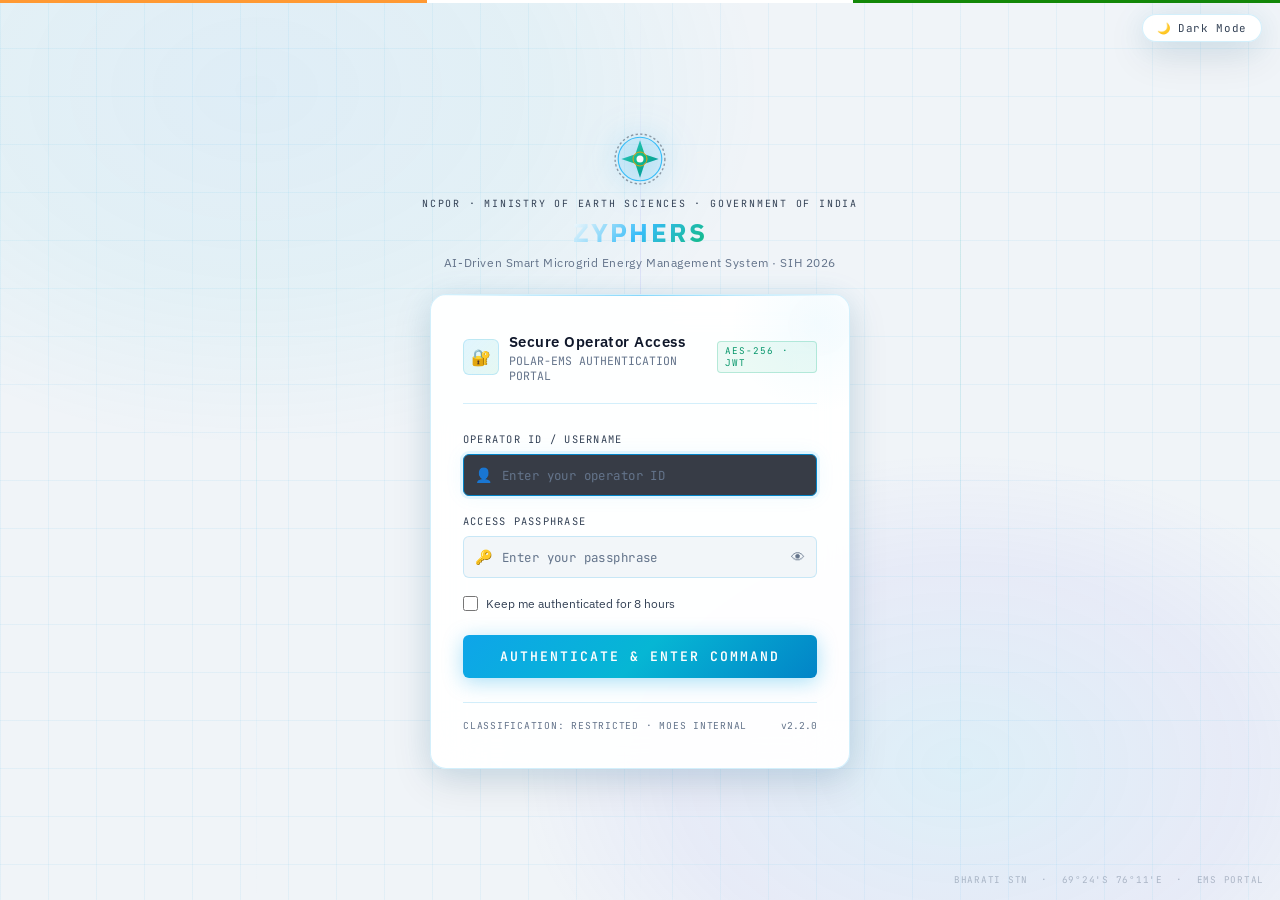
<file: frontend/login.html>
<!doctype html>
<html lang="en">
<head>
  <meta charset="UTF-8" />
  <meta name="viewport" content="width=device-width, initial-scale=1.0" />
  <meta name="theme-color" content="#f0f4f8" />
  <meta name="description" content="NCPOR Zyphers Polar EMS — Secure Operator Login" />
  <title>Zyphers · Secure Access | NCPOR Government of India</title>
  <link rel="preconnect" href="https://fonts.googleapis.com" />
  <link rel="preconnect" href="https://fonts.gstatic.com" crossorigin />
  <link href="https://fonts.googleapis.com/css2?family=IBM+Plex+Sans:wght@300;400;500;600;700&family=JetBrains+Mono:wght@400;500;600;700&family=Space+Grotesk:wght@400;500;600;700&display=swap" rel="stylesheet" />

  <style>
    *, *::before, *::after { box-sizing: border-box; margin: 0; padding: 0; }

    /* ── Light Mode (Default) ────────────────────────────────── */
    :root {
      --bg-void:        #f0f4f8;
      --bg-surface:     #e8eef5;
      --bg-card:        rgba(255, 255, 255, 0.95);
      --border-subtle:  rgba(14, 165, 233, 0.18);
      --border-glow:    rgba(14, 165, 233, 0.45);
      --accent-sky:     #0284c7;
      --accent-cyan:    #0891b2;
      --accent-aurora:  #059669;
      --accent-amber:   #d97706;
      --accent-rose:    #e11d48;
      --text-primary:   #0f172a;
      --text-secondary: #334155;
      --text-muted:     #64748b;
      --font-sans:      'IBM Plex Sans', 'Space Grotesk', sans-serif;
      --font-mono:      'JetBrains Mono', monospace;
      --radius-lg:      16px;
      --radius-md:      10px;
      --radius-sm:      6px;
      --shadow-card:    0 4px 32px rgba(14, 165, 233, 0.10), 0 12px 40px rgba(15,23,42,0.12);
      --shadow-glow:    0 0 24px rgba(14, 165, 233, 0.18);
    }

    /* ── Dark Mode ───────────────────────────────────────────── */
    [data-theme="dark"] {
      --bg-void:        #060c18;
      --bg-surface:     #0d1626;
      --bg-card:        rgba(13, 22, 38, 0.85);
      --border-subtle:  rgba(56, 189, 248, 0.14);
      --border-glow:    rgba(56, 189, 248, 0.45);
      --accent-sky:     #38bdf8;
      --accent-cyan:    #06b6d4;
      --accent-aurora:  #10b981;
      --accent-amber:   #f59e0b;
      --accent-rose:    #f43f5e;
      --text-primary:   #f8fafc;
      --text-secondary: #94a3b8;
      --text-muted:     #475569;
      --shadow-card:    0 0 60px rgba(56, 189, 248, 0.06), 0 24px 48px rgba(0,0,0,0.6);
      --shadow-glow:    0 0 24px rgba(56, 189, 248, 0.25), 0 0 80px rgba(56, 189, 248, 0.08);
    }

    html, body {
      min-height: 100%;
      height: auto;
      font-family: var(--font-sans);
      background: var(--bg-void);
      color: var(--text-primary);
      overflow-x: hidden;
      overflow-y: auto;
      transition: background 0.3s ease, color 0.3s ease;
    }

    /* ── Theme Toggle Button ─────────────────────────────────── */
    .theme-toggle-btn {
      position: fixed;
      top: 14px;
      right: 18px;
      z-index: 200;
      background: var(--bg-card);
      border: 1px solid var(--border-subtle);
      border-radius: 20px;
      padding: 6px 14px;
      font-family: var(--font-mono);
      font-size: 0.68rem;
      color: var(--text-secondary);
      cursor: pointer;
      display: flex;
      align-items: center;
      gap: 6px;
      transition: all 0.2s ease;
      box-shadow: var(--shadow-card);
      letter-spacing: 0.06em;
    }
    .theme-toggle-btn:hover {
      border-color: var(--accent-sky);
      color: var(--accent-sky);
      transform: translateY(-1px);
    }

    /* ── Aurora Background ─────────────────────────────────── */
    .aurora-bg {
      position: fixed;
      inset: 0;
      z-index: 0;
      overflow: hidden;
    }

    .aurora-bg::before {
      content: '';
      position: absolute;
      top: -30%;
      left: -20%;
      width: 80%;
      height: 80%;
      background: radial-gradient(ellipse at center,
        rgba(14, 165, 233, 0.08) 0%,
        rgba(6, 182, 212, 0.05) 40%,
        transparent 70%);
      animation: aurora-drift-1 18s ease-in-out infinite alternate;
      border-radius: 50%;
    }
    [data-theme="dark"] .aurora-bg::before {
      background: radial-gradient(ellipse at center,
        rgba(16, 185, 129, 0.12) 0%,
        rgba(6, 182, 212, 0.08) 40%,
        transparent 70%);
    }

    .aurora-bg::after {
      content: '';
      position: absolute;
      bottom: -20%;
      right: -10%;
      width: 70%;
      height: 70%;
      background: radial-gradient(ellipse at center,
        rgba(56, 189, 248, 0.10) 0%,
        rgba(99, 102, 241, 0.06) 45%,
        transparent 70%);
      animation: aurora-drift-2 22s ease-in-out infinite alternate;
      border-radius: 50%;
    }

    .aurora-ray {
      position: absolute;
      top: 0;
      left: 20%;
      width: 1px;
      height: 100%;
      background: linear-gradient(to bottom,
        transparent 0%,
        rgba(16, 185, 129, 0.15) 30%,
        rgba(56, 189, 248, 0.10) 60%,
        transparent 100%);
      animation: aurora-ray 8s ease-in-out infinite;
      transform-origin: top center;
    }

    .aurora-ray:nth-child(2) {
      left: 50%;
      animation-delay: 3s;
      background: linear-gradient(to bottom,
        transparent 0%,
        rgba(99, 102, 241, 0.12) 30%,
        rgba(56, 189, 248, 0.08) 60%,
        transparent 100%);
    }

    .aurora-ray:nth-child(3) {
      left: 75%;
      animation-delay: 6s;
      background: linear-gradient(to bottom,
        transparent 0%,
        rgba(16, 185, 129, 0.10) 30%,
        rgba(6, 182, 212, 0.07) 60%,
        transparent 100%);
    }

    /* Star field - hidden in light mode, visible in dark */
    .stars {
      position: absolute;
      inset: 0;
      opacity: 0;
      background-image:
        radial-gradient(1px 1px at 15% 20%, rgba(248,250,252,0.6) 0%, transparent 100%),
        radial-gradient(1px 1px at 45% 8%, rgba(248,250,252,0.4) 0%, transparent 100%),
        radial-gradient(1.5px 1.5px at 70% 15%, rgba(56,189,248,0.7) 0%, transparent 100%),
        radial-gradient(1px 1px at 85% 30%, rgba(248,250,252,0.5) 0%, transparent 100%),
        radial-gradient(1px 1px at 25% 60%, rgba(248,250,252,0.3) 0%, transparent 100%),
        radial-gradient(1.5px 1.5px at 60% 70%, rgba(16,185,129,0.5) 0%, transparent 100%),
        radial-gradient(1px 1px at 90% 75%, rgba(248,250,252,0.4) 0%, transparent 100%),
        radial-gradient(1px 1px at 10% 85%, rgba(56,189,248,0.4) 0%, transparent 100%),
        radial-gradient(1px 1px at 38% 92%, rgba(248,250,252,0.3) 0%, transparent 100%);
      animation: star-twinkle 4s ease-in-out infinite alternate;
      transition: opacity 0.4s;
    }
    [data-theme="dark"] .stars {
      opacity: 1;
    }

    @keyframes aurora-drift-1 {
      0%   { transform: translate(0, 0) scale(1); }
      100% { transform: translate(8%, 5%) scale(1.15); }
    }
    @keyframes aurora-drift-2 {
      0%   { transform: translate(0, 0) scale(1); }
      100% { transform: translate(-6%, -8%) scale(1.12); }
    }
    @keyframes aurora-ray {
      0%   { opacity: 0.4; transform: skewX(-2deg); }
      50%  { opacity: 0.9; transform: skewX(2deg); }
      100% { opacity: 0.4; transform: skewX(-2deg); }
    }
    @keyframes star-twinkle {
      0%   { opacity: 0.7; }
      100% { opacity: 1; }
    }

    /* ── Top tricolor band ─────────────────────────────────── */
    .national-band {
      position: fixed;
      top: 0; left: 0; right: 0;
      height: 3px;
      display: flex;
      z-index: 100;
    }
    .saffron-stripe { flex: 1; background: #FF9933; }
    .white-stripe   { flex: 1; background: #ffffff; }
    .green-stripe   { flex: 1; background: #138808; }

    /* ── Grid lines ─────────────────────────────────────────── */
    .grid-overlay {
      position: fixed;
      inset: 0;
      z-index: 1;
      background-image:
        linear-gradient(rgba(14,165,233,0.06) 1px, transparent 1px),
        linear-gradient(90deg, rgba(14,165,233,0.06) 1px, transparent 1px);
      background-size: 48px 48px;
      pointer-events: none;
    }
    [data-theme="dark"] .grid-overlay {
      background-image:
        linear-gradient(rgba(56,189,248,0.025) 1px, transparent 1px),
        linear-gradient(90deg, rgba(56,189,248,0.025) 1px, transparent 1px);
    }

    /* ── Centered Layout ────────────────────────────────────── */
    .login-wrapper {
      position: relative;
      z-index: 10;
      height: 100vh;
      display: flex;
      flex-direction: column;
      align-items: center;
      justify-content: center;
      padding: 20px;
      gap: 24px;
    }

    /* ── Agency Branding ────────────────────────────────────── */
    .agency-header {
      text-align: center;
      display: flex;
      flex-direction: column;
      align-items: center;
      gap: 10px;
    }

    .emblem-svg {
      width: 56px;
      height: 56px;
      filter: drop-shadow(0 0 16px rgba(56,189,248,0.6));
      animation: emblem-pulse 3s ease-in-out infinite;
    }

    @keyframes emblem-pulse {
      0%, 100% { filter: drop-shadow(0 0 14px rgba(56,189,248,0.5)); }
      50%       { filter: drop-shadow(0 0 26px rgba(56,189,248,0.9)); }
    }

    .agency-name {
      font-family: var(--font-mono);
      font-size: 0.62rem;
      letter-spacing: 0.18em;
      color: var(--text-secondary);
      text-transform: uppercase;
    }

    .system-name {
      font-family: var(--font-sans);
      font-size: 1.6rem;
      font-weight: 700;
      letter-spacing: 0.08em;
      background: linear-gradient(135deg, #f8fafc 0%, #38bdf8 50%, #10b981 100%);
      -webkit-background-clip: text;
      -webkit-text-fill-color: transparent;
      background-clip: text;
      line-height: 1;
    }

    .system-sub {
      font-size: 0.72rem;
      color: var(--text-muted);
      letter-spacing: 0.05em;
    }

    /* ── Card ───────────────────────────────────────────────── */
    .login-card {
      width: 100%;
      max-width: 420px;
      background: var(--bg-card);
      border: 1px solid var(--border-subtle);
      border-radius: var(--radius-lg);
      backdrop-filter: blur(24px) saturate(180%);
      -webkit-backdrop-filter: blur(24px) saturate(180%);
      box-shadow: var(--shadow-card);
      padding: 36px 32px;
      position: relative;
      overflow: hidden;
      transition: box-shadow 0.3s ease;
    }

    .login-card::before {
      content: '';
      position: absolute;
      top: 0; left: 0; right: 0;
      height: 1px;
      background: linear-gradient(90deg,
        transparent 0%,
        rgba(56,189,248,0.6) 50%,
        transparent 100%);
    }

    .login-card::after {
      content: '';
      position: absolute;
      top: -60px; right: -60px;
      width: 180px;
      height: 180px;
      background: radial-gradient(circle, rgba(56,189,248,0.06) 0%, transparent 70%);
      border-radius: 50%;
      pointer-events: none;
    }

    /* ── Card Header ────────────────────────────────────────── */
    .card-header {
      display: flex;
      align-items: center;
      gap: 10px;
      margin-bottom: 28px;
      padding-bottom: 20px;
      border-bottom: 1px solid var(--border-subtle);
    }

    .security-icon {
      width: 36px;
      height: 36px;
      background: linear-gradient(135deg, rgba(56,189,248,0.15), rgba(16,185,129,0.10));
      border: 1px solid var(--border-subtle);
      border-radius: var(--radius-sm);
      display: flex;
      align-items: center;
      justify-content: center;
      font-size: 16px;
      flex-shrink: 0;
    }

    .card-title-group h2 {
      font-size: 0.95rem;
      font-weight: 600;
      color: var(--text-primary);
      letter-spacing: 0.03em;
    }

    .card-title-group p {
      font-size: 0.72rem;
      color: var(--text-muted);
      font-family: var(--font-mono);
      margin-top: 2px;
    }

    .secure-badge {
      margin-left: auto;
      font-family: var(--font-mono);
      font-size: 0.58rem;
      letter-spacing: 0.12em;
      color: var(--accent-aurora);
      background: rgba(16,185,129,0.08);
      border: 1px solid rgba(16,185,129,0.25);
      border-radius: 4px;
      padding: 3px 7px;
    }

    /* ── Form ───────────────────────────────────────────────── */
    .form-group {
      margin-bottom: 18px;
    }

    .form-label {
      display: block;
      font-family: var(--font-mono);
      font-size: 0.65rem;
      letter-spacing: 0.12em;
      color: var(--text-secondary);
      text-transform: uppercase;
      margin-bottom: 8px;
    }

    .input-wrapper {
      position: relative;
      display: flex;
      align-items: center;
    }

    .input-icon {
      position: absolute;
      left: 12px;
      font-size: 14px;
      color: var(--text-muted);
      pointer-events: none;
      transition: color 0.2s;
    }

    .form-input {
      width: 100%;
      background: rgba(241, 245, 249, 0.9);
      border: 1px solid var(--border-subtle);
      border-radius: var(--radius-sm);
      color: var(--text-primary);
      font-family: var(--font-mono);
      font-size: 0.88rem;
      padding: 11px 44px 11px 38px;
      outline: none;
      transition: border-color 0.2s, box-shadow 0.2s, background 0.2s;
      letter-spacing: 0.03em;
    }
    [data-theme="dark"] .form-input {
      background: rgba(6, 12, 24, 0.6);
    }

    .form-input::placeholder {
      color: var(--text-muted);
      font-size: 0.78rem;
    }

    .form-input:focus {
      border-color: var(--accent-sky);
      box-shadow: 0 0 0 3px rgba(56,189,248,0.12), 0 0 20px rgba(56,189,248,0.08);
      background: rgba(6, 12, 24, 0.8);
    }

    .form-input:focus ~ .input-icon-right,
    .form-input:focus + .input-icon {
      color: var(--accent-sky);
    }

    .input-wrapper:focus-within .input-icon {
      color: var(--accent-sky);
    }

    .input-icon-right {
      position: absolute;
      right: 12px;
      font-size: 14px;
      color: var(--text-muted);
      cursor: pointer;
      user-select: none;
      transition: color 0.2s;
      background: none;
      border: none;
      padding: 0;
    }

    .input-icon-right:hover { color: var(--accent-sky); }

    /* Error state */
    .form-input.error {
      border-color: var(--accent-rose);
      box-shadow: 0 0 0 3px rgba(244,63,94,0.12);
      animation: shake 0.4s cubic-bezier(0.36, 0.07, 0.19, 0.97);
    }

    @keyframes shake {
      0%,100% { transform: translateX(0); }
      15%      { transform: translateX(-6px); }
      30%      { transform: translateX(6px); }
      45%      { transform: translateX(-4px); }
      60%      { transform: translateX(4px); }
      75%      { transform: translateX(-2px); }
    }

    /* ── Remember Me ────────────────────────────────────────── */
    .remember-row {
      display: flex;
      align-items: center;
      gap: 8px;
      margin-bottom: 24px;
    }

    .remember-row input[type="checkbox"] {
      width: 15px;
      height: 15px;
      accent-color: var(--accent-sky);
      cursor: pointer;
    }

    .remember-row label {
      font-size: 0.75rem;
      color: var(--text-secondary);
      cursor: pointer;
      user-select: none;
    }

    /* ── Login Button ────────────────────────────────────────── */
    .login-btn {
      width: 100%;
      padding: 13px 20px;
      background: linear-gradient(135deg, #0ea5e9 0%, #06b6d4 50%, #0284c7 100%);
      border: none;
      border-radius: var(--radius-sm);
      color: #ffffff;
      font-family: var(--font-mono);
      font-size: 0.82rem;
      font-weight: 600;
      letter-spacing: 0.15em;
      text-transform: uppercase;
      cursor: pointer;
      position: relative;
      overflow: hidden;
      transition: transform 0.15s, box-shadow 0.2s, opacity 0.2s;
      box-shadow: 0 4px 20px rgba(14,165,233,0.35);
    }

    .login-btn::before {
      content: '';
      position: absolute;
      top: 0; left: -100%;
      width: 100%; height: 100%;
      background: linear-gradient(90deg, transparent, rgba(255,255,255,0.15), transparent);
      transition: left 0.4s ease;
    }

    .login-btn:hover::before { left: 100%; }
    .login-btn:hover {
      transform: translateY(-1px);
      box-shadow: 0 8px 32px rgba(14,165,233,0.5), 0 0 60px rgba(56,189,248,0.15);
    }
    .login-btn:active { transform: translateY(0); }

    .login-btn:disabled {
      opacity: 0.55;
      cursor: not-allowed;
      transform: none;
    }

    .btn-inner {
      display: flex;
      align-items: center;
      justify-content: center;
      gap: 8px;
    }

    .btn-spinner {
      width: 14px;
      height: 14px;
      border: 2px solid rgba(255,255,255,0.3);
      border-top-color: #fff;
      border-radius: 50%;
      animation: spin 0.7s linear infinite;
      display: none;
    }

    @keyframes spin {
      to { transform: rotate(360deg); }
    }

    /* ── Error Alert ────────────────────────────────────────── */
    .error-alert {
      display: none;
      align-items: flex-start;
      gap: 10px;
      background: rgba(244, 63, 94, 0.08);
      border: 1px solid rgba(244, 63, 94, 0.28);
      border-radius: var(--radius-sm);
      padding: 12px 14px;
      margin-bottom: 18px;
      animation: fade-in 0.25s ease;
    }

    .error-alert.visible { display: flex; }

    .error-icon { font-size: 15px; flex-shrink: 0; margin-top: 1px; }

    .error-text {
      font-size: 0.78rem;
      color: #fda4af;
      line-height: 1.4;
    }

    @keyframes fade-in {
      from { opacity: 0; transform: translateY(-4px); }
      to   { opacity: 1; transform: translateY(0); }
    }

    /* ── Success Alert ────────────────────────────────────────── */
    .success-alert {
      display: none;
      align-items: center;
      gap: 10px;
      background: rgba(16, 185, 129, 0.08);
      border: 1px solid rgba(16, 185, 129, 0.28);
      border-radius: var(--radius-sm);
      padding: 12px 14px;
      margin-bottom: 18px;
      animation: fade-in 0.25s ease;
    }

    .success-alert.visible { display: flex; }

    .success-text {
      font-size: 0.78rem;
      color: #6ee7b7;
    }

    /* ── Card Footer ────────────────────────────────────────── */
    .card-footer {
      margin-top: 24px;
      padding-top: 16px;
      border-top: 1px solid var(--border-subtle);
      display: flex;
      align-items: center;
      justify-content: space-between;
      gap: 10px;
    }

    .footer-info {
      font-family: var(--font-mono);
      font-size: 0.60rem;
      color: var(--text-muted);
      letter-spacing: 0.08em;
    }

    .footer-version {
      font-family: var(--font-mono);
      font-size: 0.60rem;
      color: var(--text-muted);
    }

    /* ── Bottom watermark (hidden) ─────────────────────────────── */
    .watermark {
      display: none;
    }

    /* ── Corner coordinates ───────────────────────────────────── */
    .corner-coords {
      position: fixed;
      bottom: 14px;
      right: 16px;
      font-family: var(--font-mono);
      font-size: 0.58rem;
      color: var(--text-muted);
      letter-spacing: 0.08em;
      opacity: 0.45;
      z-index: 20;
    }

    /* ── Already logged in redirect overlay ──────────────────── */
    .redirect-overlay {
      display: none;
      position: fixed;
      inset: 0;
      background: var(--bg-void);
      z-index: 999;
      align-items: center;
      justify-content: center;
      flex-direction: column;
      gap: 16px;
    }

    .redirect-overlay.visible {
      display: flex;
    }

    .redirect-spinner {
      width: 40px;
      height: 40px;
      border: 3px solid rgba(56,189,248,0.2);
      border-top-color: var(--accent-sky);
      border-radius: 50%;
      animation: spin 0.8s linear infinite;
    }

    .redirect-text {
      font-family: var(--font-mono);
      font-size: 0.78rem;
      color: var(--text-secondary);
      letter-spacing: 0.10em;
    }

    /* ══════════════════════════════════════════════════════════
       RESPONSIVE — MOBILE & TABLET
       ══════════════════════════════════════════════════════════ */

    /* Tablet (≤768px) */
    @media (max-width: 768px) {
      .login-wrapper {
        padding: 24px 16px;
        gap: 18px;
        justify-content: flex-start;
        padding-top: 48px;   /* room for theme toggle */
      }
      .login-card {
        padding: 28px 22px;
        max-width: 100%;
      }
      .system-name {
        font-size: 1.4rem;
      }
      .agency-name {
        font-size: 0.58rem;
        letter-spacing: 0.12em;
      }
      .theme-toggle-btn {
        top: 8px;
        right: 10px;
        padding: 5px 10px;
        font-size: 0.62rem;
      }
    }

    /* Large phone (≤480px) */
    @media (max-width: 480px) {
      .login-wrapper {
        padding: 18px 12px;
        padding-top: 44px;
        gap: 14px;
      }
      .emblem-svg {
        width: 44px;
        height: 44px;
      }
      .system-name {
        font-size: 1.25rem;
      }
      .system-sub {
        font-size: 0.65rem;
      }
      .login-card {
        padding: 22px 16px;
        border-radius: var(--radius-md);
      }
      .card-header {
        margin-bottom: 20px;
        padding-bottom: 14px;
        gap: 8px;
      }
      .card-title-group h2 {
        font-size: 0.88rem;
      }
      .card-title-group p {
        font-size: 0.65rem;
      }
      .secure-badge {
        display: none;   /* reclaim horizontal space */
      }
      .form-input {
        font-size: 0.82rem;
        padding: 10px 38px 10px 34px;
      }
      .form-label {
        font-size: 0.60rem;
      }
      .login-btn {
        padding: 12px 16px;
        font-size: 0.75rem;
      }
      .card-footer {
        flex-direction: column;
        align-items: flex-start;
        gap: 4px;
      }
      .remember-row {
        margin-bottom: 18px;
      }
    }

    /* Small phone (≤360px) */
    @media (max-width: 360px) {
      .login-wrapper {
        padding: 14px 10px;
        padding-top: 40px;
      }
      .login-card {
        padding: 18px 12px;
      }
      .emblem-svg {
        width: 38px;
        height: 38px;
      }
      .system-name {
        font-size: 1.1rem;
      }
      .agency-header {
        gap: 6px;
      }
    }
  </style>
</head>
<body>

  <!-- Theme Toggle Button -->
  <button class="theme-toggle-btn" id="loginThemeToggle" type="button" title="Toggle Light / Dark mode">
    <span id="loginThemeIcon">🌙</span>
    <span id="loginThemeLabel">Dark Mode</span>
  </button>

  <!-- Redirect overlay shown while navigating to dashboard -->
  <div class="redirect-overlay" id="redirectOverlay">
    <div class="redirect-spinner"></div>
    <div class="redirect-text">AUTHENTICATING · LOADING OPERATIONS CONSOLE…</div>
  </div>

  <!-- Top tricolor -->
  <div class="national-band" aria-hidden="true">
    <div class="saffron-stripe"></div>
    <div class="white-stripe"></div>
    <div class="green-stripe"></div>
  </div>

  <!-- Aurora background -->
  <div class="aurora-bg" aria-hidden="true">
    <div class="stars"></div>
    <div class="aurora-ray"></div>
    <div class="aurora-ray"></div>
    <div class="aurora-ray"></div>
  </div>

  <!-- Grid overlay -->
  <div class="grid-overlay" aria-hidden="true"></div>

  <!-- Main login layout -->
  <main class="login-wrapper" role="main">

    <!-- Agency branding -->
    <div class="agency-header">
      <svg viewBox="0 0 72 72" class="emblem-svg" aria-hidden="true">
        <circle cx="36" cy="36" r="32" fill="none" stroke="currentColor" stroke-width="1.8"
                stroke-dasharray="3 3" opacity="0.4"/>
        <circle cx="36" cy="36" r="28" fill="rgba(14,165,233,0.08)" stroke="#38bdf8" stroke-width="1.5"/>
        <polygon points="36,12 42,30 60,36 42,42 36,60 30,42 12,36 30,30" fill="url(#loginAurora)" />
        <circle cx="36" cy="36" r="4.5" fill="#f8fafc"/>
        <circle cx="36" cy="36" r="9" fill="none" stroke="#f59e0b" stroke-width="1.2"/>
        <defs>
          <linearGradient id="loginAurora" x1="0%" y1="0%" x2="100%" y2="100%">
            <stop offset="0%"   stop-color="#38bdf8" />
            <stop offset="50%"  stop-color="#10b981" />
            <stop offset="100%" stop-color="#0284c7" />
          </linearGradient>
        </defs>
      </svg>
      <div class="agency-name">NCPOR · Ministry of Earth Sciences · Government of India</div>
      <div class="system-name">ZYPHERS</div>
      <div class="system-sub">AI-Driven Smart Microgrid Energy Management System · SIH 2026</div>
    </div>

    <!-- Login card -->
    <div class="login-card" role="region" aria-label="Login form">

      <div class="card-header">
        <div class="security-icon" aria-hidden="true">🔐</div>
        <div class="card-title-group">
          <h2>Secure Operator Access</h2>
          <p>POLAR-EMS AUTHENTICATION PORTAL</p>
        </div>
        <span class="secure-badge">AES-256 · JWT</span>
      </div>

      <!-- Error alert -->
      <div class="error-alert" id="errorAlert" role="alert" aria-live="assertive">
        <span class="error-icon">⚠</span>
        <span class="error-text" id="errorText">Invalid credentials. Please try again.</span>
      </div>

      <!-- Success alert -->
      <div class="success-alert" id="successAlert" role="status" aria-live="polite">
        <span class="error-icon">✅</span>
        <span class="success-text">Authentication successful. Redirecting to operations console…</span>
      </div>

      <form id="loginForm" novalidate>
        <!-- Username -->
        <div class="form-group">
          <label class="form-label" for="username">Operator ID / Username</label>
          <div class="input-wrapper">
            <span class="input-icon" aria-hidden="true">👤</span>
            <input
              type="text"
              id="username"
              name="username"
              class="form-input"
              placeholder="Enter your operator ID"
              autocomplete="username"
              spellcheck="false"
              required
              aria-required="true"
            />
          </div>
        </div>

        <!-- Password -->
        <div class="form-group">
          <label class="form-label" for="password">Access Passphrase</label>
          <div class="input-wrapper">
            <span class="input-icon" aria-hidden="true">🔑</span>
            <input
              type="password"
              id="password"
              name="password"
              class="form-input"
              placeholder="Enter your passphrase"
              autocomplete="current-password"
              required
              aria-required="true"
            />
            <button
              type="button"
              class="input-icon-right"
              id="togglePassword"
              title="Show / hide passphrase"
              aria-label="Toggle password visibility"
            >👁</button>
          </div>
        </div>

        <!-- Remember me -->
        <div class="remember-row">
          <input type="checkbox" id="rememberMe" name="rememberMe" />
          <label for="rememberMe">Keep me authenticated for 8 hours</label>
        </div>

        <!-- Submit -->
        <button type="submit" class="login-btn" id="loginBtn">
          <div class="btn-inner">
            <div class="btn-spinner" id="btnSpinner"></div>
            <span id="btnText">AUTHENTICATE &amp; ENTER COMMAND</span>
          </div>
        </button>
      </form>

      <div class="card-footer">
        <span class="footer-info">CLASSIFICATION: RESTRICTED · MOES INTERNAL</span>
        <span class="footer-version">v2.2.0</span>
      </div>
    </div>

    <!-- watermark hidden for security -->
  </main>

  <!-- Bottom coordinates watermark -->
  <div class="corner-coords" aria-hidden="true">
    BHARATI STN &nbsp;·&nbsp; 69°24'S 76°11'E &nbsp;·&nbsp; EMS PORTAL
  </div>

  <script>
    // ─── API Base URL (mirrors logic from script.js) ────────────────────
    const RENDER_BACKEND = "https://zyphers.onrender.com";
    const isVercel = window.location.hostname.includes("vercel.app");
    const isLocalhost = ["localhost", "127.0.0.1"].includes(window.location.hostname);
    const API_BASE = window.ENERGY_API_BASE ||
      (isVercel ? RENDER_BACKEND :
      (isLocalhost ? `http://${window.location.hostname}:8000` :
      window.location.origin));

    const TOKEN_KEY = "zyphers_token";
    const USER_KEY  = "zyphers_user";

    // ─── Theme toggle (login page) ───────────────────────────────────────
    (function initLoginTheme() {
      // Restore saved preference, default to light
      const saved = localStorage.getItem('zyphers_login_theme') || 'light';
      if (saved === 'dark') {
        document.documentElement.setAttribute('data-theme', 'dark');
        document.getElementById('loginThemeIcon').textContent  = '☀️';
        document.getElementById('loginThemeLabel').textContent = 'Light Mode';
      }
    })();

    document.getElementById('loginThemeToggle').addEventListener('click', () => {
      const isDark = document.documentElement.getAttribute('data-theme') === 'dark';
      const next   = isDark ? 'light' : 'dark';
      document.documentElement.setAttribute('data-theme', next);
      localStorage.setItem('zyphers_login_theme', next);
      document.getElementById('loginThemeIcon').textContent  = isDark ? '🌙' : '☀️';
      document.getElementById('loginThemeLabel').textContent = isDark ? 'Dark Mode' : 'Light Mode';
    });

    // ─── If already logged in, skip to dashboard ────────────────────────
    (function checkExistingToken() {
      const token = localStorage.getItem(TOKEN_KEY);
      if (token) {
        showRedirectOverlay();
        window.location.href = "index.html";
      }
    })();

    function showRedirectOverlay() {
      document.getElementById("redirectOverlay").classList.add("visible");
    }

    // ─── Toggle password visibility ──────────────────────────────────────
    const passwordInput  = document.getElementById("password");
    const togglePassword = document.getElementById("togglePassword");

    togglePassword.addEventListener("click", () => {
      const isHidden = passwordInput.type === "password";
      passwordInput.type = isHidden ? "text" : "password";
      togglePassword.textContent = isHidden ? "🙈" : "👁";
    });

    // ─── Show / hide alerts ──────────────────────────────────────────────
    function showError(msg) {
      const el = document.getElementById("errorAlert");
      document.getElementById("errorText").textContent = msg;
      el.classList.add("visible");
      document.getElementById("successAlert").classList.remove("visible");
      ["username", "password"].forEach(id => {
        const inp = document.getElementById(id);
        inp.classList.add("error");
        inp.addEventListener("input", () => inp.classList.remove("error"), { once: true });
      });
    }

    function showSuccess() {
      document.getElementById("successAlert").classList.add("visible");
      document.getElementById("errorAlert").classList.remove("visible");
    }

    function clearAlerts() {
      document.getElementById("errorAlert").classList.remove("visible");
      document.getElementById("successAlert").classList.remove("visible");
    }

    // ─── Set button loading state ────────────────────────────────────────
    function setLoading(loading) {
      const btn     = document.getElementById("loginBtn");
      const spinner = document.getElementById("btnSpinner");
      const text    = document.getElementById("btnText");

      btn.disabled = loading;
      spinner.style.display = loading ? "block" : "none";
      text.textContent = loading ? "VERIFYING IDENTITY…" : "AUTHENTICATE & ENTER COMMAND";
    }

    // ─── Main login handler ──────────────────────────────────────────────
    document.getElementById("loginForm").addEventListener("submit", async (e) => {
      e.preventDefault();
      clearAlerts();

      const username = document.getElementById("username").value.trim();
      const password = document.getElementById("password").value;

      if (!username || !password) {
        showError("Please enter both your operator ID and passphrase.");
        return;
      }

      setLoading(true);

      try {
        const resp = await fetch(`${API_BASE}/api/auth/login`, {
          method: "POST",
          headers: { "Content-Type": "application/json" },
          body: JSON.stringify({ username, password }),
          signal: AbortSignal.timeout(15000)
        });

        if (resp.status === 401) {
          showError("Invalid operator ID or passphrase. Access denied.");
          setLoading(false);
          return;
        }

        if (resp.status === 403) {
          showError("Account is disabled. Contact your system administrator.");
          setLoading(false);
          return;
        }

        if (!resp.ok) {
          showError(`Authentication service error (${resp.status}). Please retry.`);
          setLoading(false);
          return;
        }

        const data = await resp.json();

        // Store token
        localStorage.setItem(TOKEN_KEY, data.access_token);
        localStorage.setItem(USER_KEY, JSON.stringify({
          username: data.username,
          role:     data.role,
          email:    data.email
        }));

        showSuccess();
        setTimeout(() => {
          showRedirectOverlay();
          window.location.href = "index.html";
        }, 900);

      } catch (err) {
        if (err.name === "TimeoutError") {
          showError("Request timed out. Check your network connection and try again.");
        } else {
          showError("Cannot reach the authentication server. Please check your connection.");
        }
        setLoading(false);
      }
    });

    // ─── Auto-focus username field ───────────────────────────────────────
    window.addEventListener("load", () => {
      document.getElementById("username").focus();
    });
  </script>
</body>
</html>
</file>
